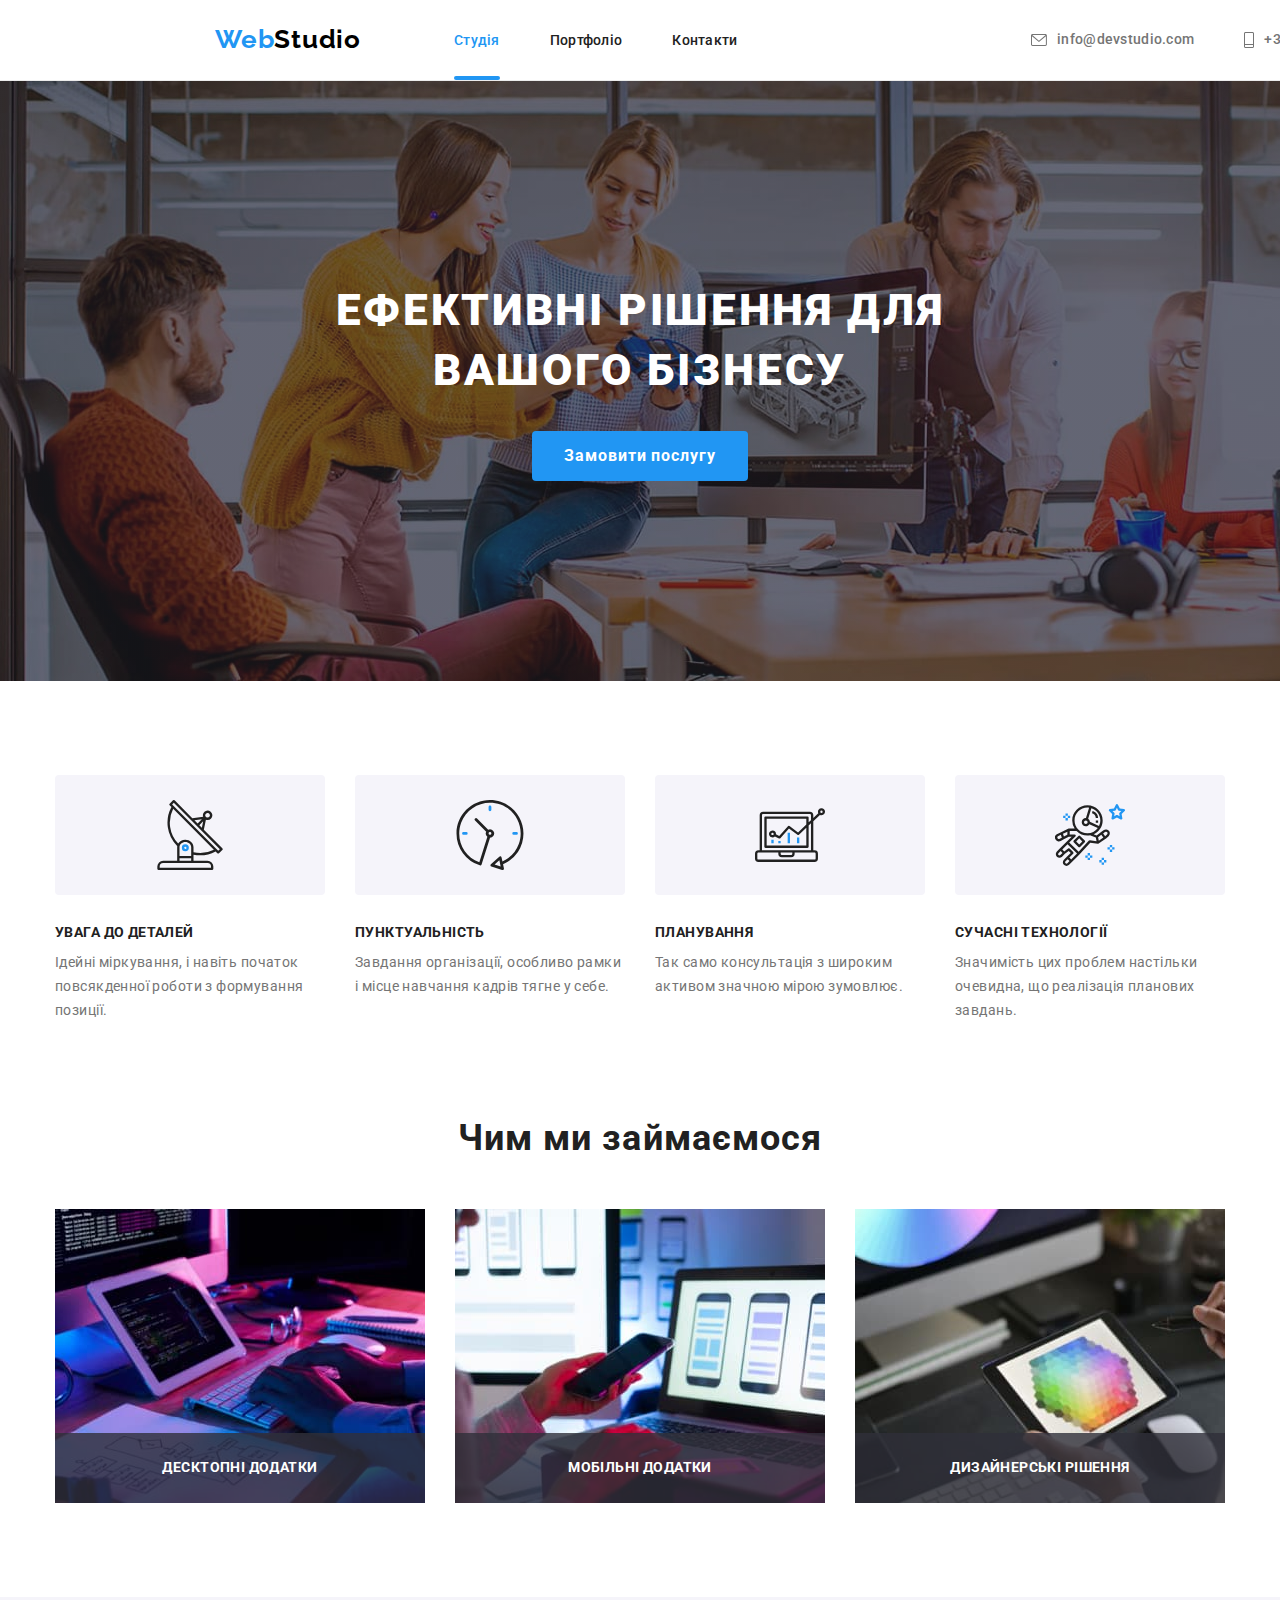
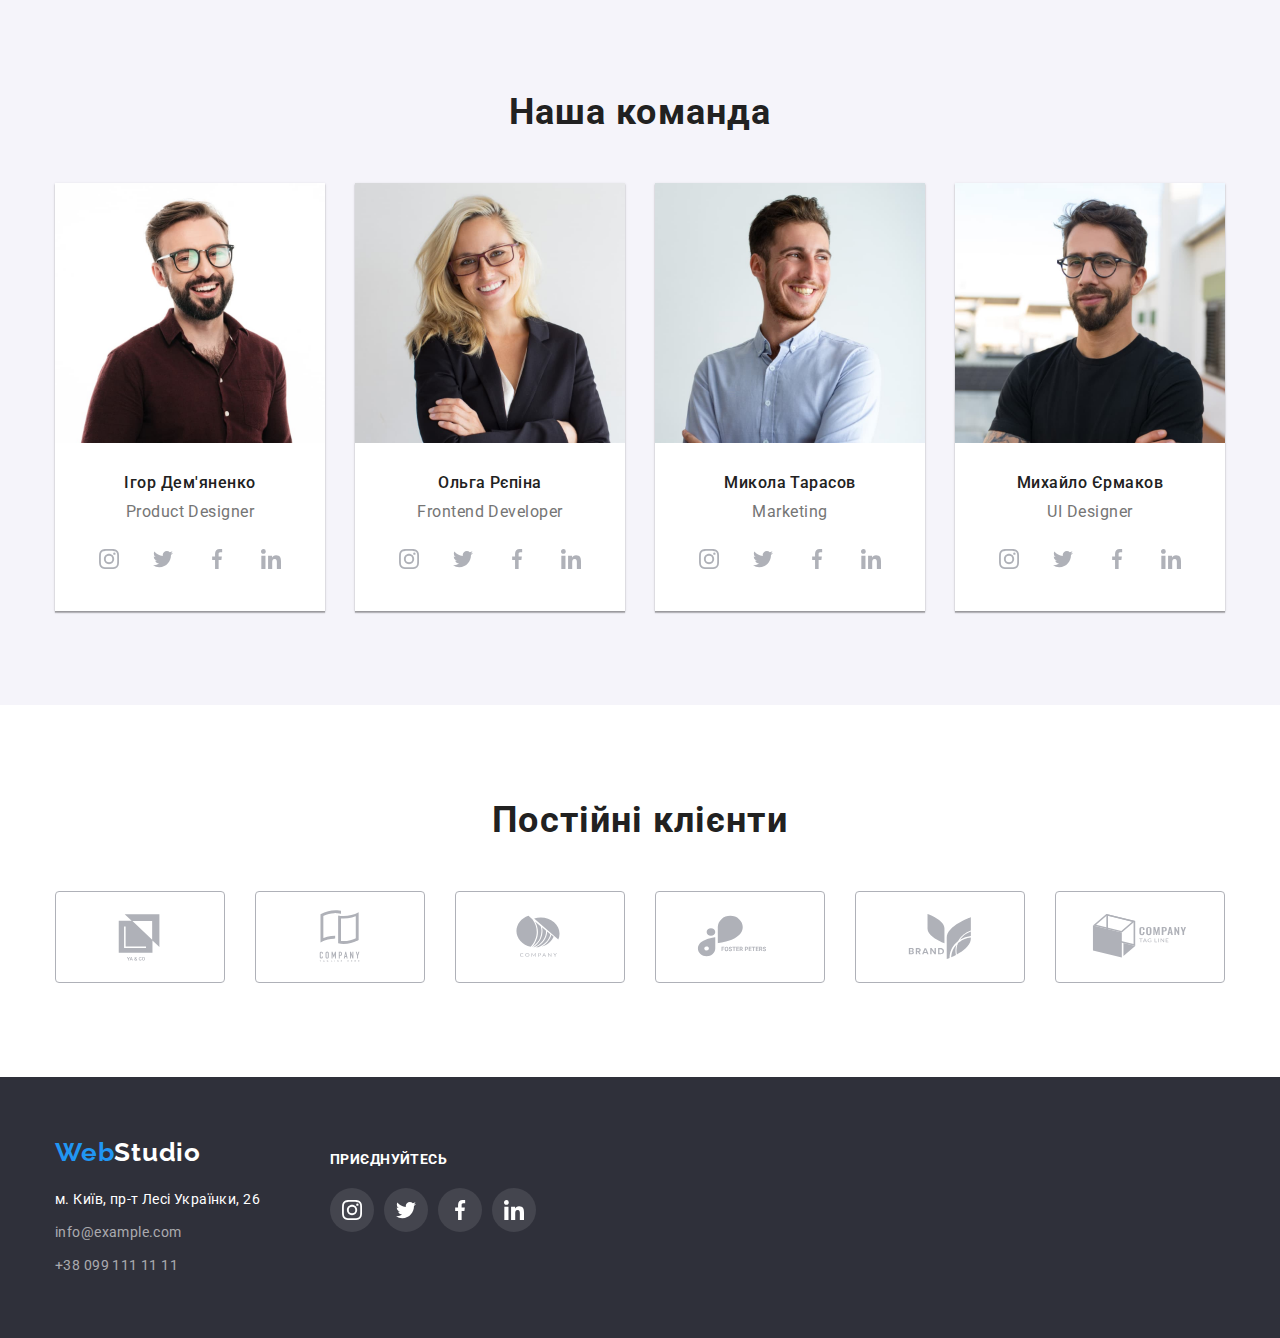
<file: index.html>
<!DOCTYPE html>
<html lang="uk">
  <head>
    <meta charset="UTF-8" />
    <meta http-equiv="X-UA-Compatible" content="IE=edge" />
    <meta name="viewport" content="width=device-width, initial-scale=1.0" />
    <link rel="preconnect" href="https://fonts.googleapis.com" />
    <link rel="preconnect" href="https://fonts.gstatic.com" crossorigin />
    <link
      href="https://fonts.googleapis.com/css2?family=Raleway:wght@700&family=Roboto:wght@400;500;700;900&display=swap"
      rel="stylesheet"
    />
    <title>Студія</title>
    <link rel="preconnect" href="https://fonts.googleapis.com" />
    <link rel="preconnect" href="https://fonts.gstatic.com" crossorigin />
    <link
      href="https://fonts.googleapis.com/css2?family=Raleway:wght@700&family=Roboto:wght@400;500;700;900&display=swap"
      rel="stylesheet"
    />
    <link
      rel="stylesheet"
      href="https://cdnjs.cloudflare.com/ajax/libs/modern-normalize/1.1.0/modern-normalize.min.css"
    />
    <link rel="stylesheet" href="./js/modal.js" />
    <link rel="stylesheet" href="./css/styles.css" />
  </head>
  <body>
    <!--Header-->
    <header class="header">
      <div class="container header-border">
        <nav class="header-nav">
          <a class="logo link" href="index.html"
            ><span class="logo-span">Web</span>Studio</a
          >
          <ul class="header-list list">
            <li class="header-item">
              <a class="header-link link" href="index.html">
                <span class="accent underline">Студія</span></a
              >
            </li>
            <li class="header-item">
              <a class="header-link link" href="portfolio.html">Портфоліо</a>
            </li>
            <li class="header-item">
              <a class="header-link link" href="">Контакти</a>
            </li>
          </ul>
          <ul class="header-list-link list">
            <li class="header-item">
              <a class="header-link-mail link" href="">
                <svg class="header-link-icon" width="16" height="12">
                  <use
                    class="icon-header"
                    href="./images/icons-sprite.svg#mail"
                  ></use></svg
                >info@devstudio.com</a
              >
            </li>
            <li class="header-item">
              <a class="header-link-tell link" href="tel:">
                <svg class="header-link-icon" width="10" height="16">
                  <use
                    class="icon-header"
                    href="./images/icons-sprite.svg#tell"
                  ></use></svg
                >+38 096 111 11 11</a
              >
            </li>
          </ul>
        </nav>
      </div>
    </header>
    <main>
      <!--Hero-->
      <section class="hero section">
        <div class="container">
          <h1 class="hero-title">Ефективні рішення для вашого бізнесу</h1>
          <button class="hero-btn" type="button" data-modal-open>
            Замовити послугу
          </button>
        </div>
      </section>
      <!--Soft Skills-->
      <section class="soft-skills section">
        <div class="container">
          <ul class="soft-skills-list list">
            <li class="soft-skills-item">
              <div class="soft-box">
                <svg class="icon-soft" width="70" height="70">
                  <use href="./images/icons-sprite.svg#antenna"></use>
                </svg>
              </div>
              <h3 class="soft-skills-title">Увага до деталей</h3>
              <p class="soft-skills-text">
                Ідейні міркування, і навіть початок повсякденної роботи з
                формування позиції.
              </p>
            </li>
            <li class="soft-skills-item">
              <div class="soft-box">
                <svg class="icon-soft" width="70" height="70">
                  <use href="./images/icons-sprite.svg#clock"></use>
                </svg>
              </div>
              <h3 class="soft-skills-title">Пунктуальність</h3>
              <p class="soft-skills-text">
                Завдання організації, особливо рамки і місце навчання кадрів
                тягне у себе.
              </p>
            </li>
            <li class="soft-skills-item">
              <div class="soft-box">
                <svg class="icon-soft" width="70" height="70">
                  <use href="./images/icons-sprite.svg#diagram"></use>
                </svg>
              </div>
              <h3 class="soft-skills-title">Планування</h3>
              <p class="soft-skills-text">
                Так само консультація з широким активом значною мірою зумовлює.
              </p>
            </li>
            <li class="soft-skills-item">
              <div class="soft-box">
                <svg class="icon-soft" width="70" height="70">
                  <use href="./images/icons-sprite.svg#astronaut"></use>
                </svg>
              </div>
              <h3 class="soft-skills-title">Сучасні технології</h3>
              <p class="soft-skills-text">
                Значимість цих проблем настільки очевидна, що реалізація
                планових завдань.
              </p>
            </li>
          </ul>
        </div>
      </section>
      <!--About-->
      <section class="about section">
        <div class="container">
          <h2 class="about-title">Чим ми займаємося</h2>
          <ul class="about-list list">
            <li class="about-item">
              <div class="about-thumb">
                <img
                  class="work-img"
                  src="./images/img-1.jpg"
                  alt="Пише код"
                  width="370"
                />
                <p class="about-text">Десктопні додатки</p>
              </div>
            </li>
            <li class="about-item">
              <div class="about-thumb">
                <img
                  class="work-img"
                  src="./images/img-2.jpg"
                  alt="Дизайн на телефоні"
                  width="370"
                  height="294"
                />
                <p class="about-text">Мобільні додатки</p>
              </div>
            </li>
            <li class="about-item">
              <div class="about-thumb">
                <img
                  class="work-img"
                  src="./images/img-3.jpg"
                  alt="Вибір кольору"
                  width="370"
                  height="294"
                />
                <p class="about-text">Дизайнерські рішення</p>
              </div>
            </li>
          </ul>
        </div>
      </section>
      <!--Team-->
      <section class="team section">
        <div class="container">
          <h2 class="team-title">Наша команда</h2>
          <ul class="team-list list">
            <li class="team-item">
              <img
                class="team-image"
                src="./images/photo-1.jpg"
                alt="Ігор"
                width="270"
                height="260"
              />
              <div class="team-box">
                <h3 class="team-title-name">Ігор Дем'яненко</h3>
                <p class="team-text">Product Designer</p>
                <ul class="team-soc-list list">
                  <li class="team-soc-item">
                    <a class="team-soc-link" href="">
                      <svg class="team-icon" width="20" height="20">
                        <use href="./images/icons-sprite.svg#instagram"></use>
                      </svg>
                    </a>
                  </li>
                  <li class="team-soc-item">
                    <a class="team-soc-link" href="">
                      <svg class="team-icon" width="20" height="20">
                        <use href="./images/icons-sprite.svg#twitter"></use>
                      </svg>
                    </a>
                  </li>
                  <li class="team-soc-item">
                    <a class="team-soc-link" href="">
                      <svg class="team-icon" width="20" height="20">
                        <use href="./images/icons-sprite.svg#facebook"></use>
                      </svg>
                    </a>
                  </li>
                  <li class="team-soc-item">
                    <a class="team-soc-link" href="">
                      <svg class="team-icon" width="20" height="20">
                        <use href="./images/icons-sprite.svg#linkedin"></use>
                      </svg>
                    </a>
                  </li>
                </ul>
              </div>
            </li>
            <li class="team-item">
              <img
                class="team-image"
                src="./images/photo-2.jpg"
                alt="Ольга"
                width="270"
                height="260"
              />
              <div class="team-box">
                <h3 class="team-title-name">Ольга Рєпіна</h3>
                <p class="team-text">Frontend Developer</p>
                <ul class="team-soc-list list">
                  <li class="team-soc-item">
                    <a class="team-soc-link" href="">
                      <svg class="team-icon" width="20" height="20">
                        <use href="./images/icons-sprite.svg#instagram"></use>
                      </svg>
                    </a>
                  </li>
                  <li class="team-soc-item">
                    <a class="team-soc-link" href="">
                      <svg class="team-icon" width="20" height="20">
                        <use href="./images/icons-sprite.svg#twitter"></use>
                      </svg>
                    </a>
                  </li>
                  <li class="team-soc-item">
                    <a class="team-soc-link" href="">
                      <svg class="team-icon" width="20" height="20">
                        <use href="./images/icons-sprite.svg#facebook"></use>
                      </svg>
                    </a>
                  </li>
                  <li class="team-soc-item">
                    <a class="team-soc-link" href="">
                      <svg class="team-icon" width="20" height="20">
                        <use href="./images/icons-sprite.svg#linkedin"></use>
                      </svg>
                    </a>
                  </li>
                </ul>
              </div>
            </li>
            <li class="team-item">
              <img
                class="team-image"
                src="./images/photo-3.jpg"
                alt="Микола"
                width="270"
                height="260"
              />
              <div class="team-box">
                <h3 class="team-title-name">Микола Тарасов</h3>
                <p class="team-text">Marketing</p>
                <ul class="team-soc-list list">
                  <li class="team-soc-item">
                    <a class="team-soc-link" href="">
                      <svg class="team-icon" width="20" height="20">
                        <use href="./images/icons-sprite.svg#instagram"></use>
                      </svg>
                    </a>
                  </li>
                  <li class="team-soc-item">
                    <a class="team-soc-link" href="">
                      <svg class="team-icon" width="20" height="20">
                        <use href="./images/icons-sprite.svg#twitter"></use>
                      </svg>
                    </a>
                  </li>
                  <li class="team-soc-item">
                    <a class="team-soc-link" href="">
                      <svg class="team-icon" width="20" height="20">
                        <use href="./images/icons-sprite.svg#facebook"></use>
                      </svg>
                    </a>
                  </li>
                  <li class="team-soc-item">
                    <a class="team-soc-link" href="">
                      <svg class="team-icon" width="20" height="20">
                        <use href="./images/icons-sprite.svg#linkedin"></use>
                      </svg>
                    </a>
                  </li>
                </ul>
              </div>
            </li>
            <li class="team-item">
              <img
                class="team-image"
                src="./images/photo-4.jpg"
                alt="Михайло"
                width="270"
                height="260"
              />
              <div class="team-box">
                <h3 class="team-title-name">Михайло Єрмаков</h3>
                <p class="team-text">UI Designer</p>
                <ul class="team-soc-list list">
                  <li class="team-soc-item">
                    <a class="team-soc-link" href="">
                      <svg class="team-icon" width="20" height="20">
                        <use href="./images/icons-sprite.svg#instagram"></use>
                      </svg>
                    </a>
                  </li>
                  <li class="team-soc-item">
                    <a class="team-soc-link" href="">
                      <svg class="team-icon" width="20" height="20">
                        <use href="./images/icons-sprite.svg#twitter"></use>
                      </svg>
                    </a>
                  </li>
                  <li class="team-soc-item">
                    <a class="team-soc-link" href="">
                      <svg class="team-icon" width="20" height="20">
                        <use href="./images/icons-sprite.svg#facebook"></use>
                      </svg>
                    </a>
                  </li>
                  <li class="team-soc-item">
                    <a class="team-soc-link" href="">
                      <svg class="team-icon" width="20" height="20">
                        <use href="./images/icons-sprite.svg#linkedin"></use>
                      </svg>
                    </a>
                  </li>
                </ul>
              </div>
            </li>
          </ul>
        </div>
      </section>
      <!-- Clients -->
      <section class="clients section">
        <div class="container">
          <h2 class="clients-title">Постійні клієнти</h2>
          <ul class="clients-list list">
            <li class="clients-item">
              <a class="clients-link" href="">
                <svg class="clients-icon" width="106" height="60">
                  <use
                    class="icon-clients"
                    href="./images/icons-sprite.svg#company-1"
                  ></use>
                </svg>
              </a>
            </li>
            <li class="clients-item">
              <a class="clients-link" href="">
                <svg class="clients-icon" width="106" height="60">
                  <use
                    class="icon-clients"
                    href="./images/icons-sprite.svg#company-2"
                  ></use>
                </svg>
              </a>
            </li>
            <li class="clients-item">
              <a class="clients-link" href="">
                <svg class="clients-icon" width="106" height="60">
                  <use
                    class="icon-clients"
                    href="./images/icons-sprite.svg#company-3"
                  ></use>
                </svg>
              </a>
            </li>
            <li class="clients-item">
              <a class="clients-link" href="">
                <svg class="clients-icon" width="106" height="60">
                  <use
                    class="icon-clients"
                    href="./images/icons-sprite.svg#company-4"
                  ></use>
                </svg>
              </a>
            </li>
            <li class="clients-item">
              <a class="clients-link" href="">
                <svg class="clients-icon" width="106" height="60">
                  <use
                    class="icon-clients"
                    href="./images/icons-sprite.svg#company-5"
                  ></use>
                </svg>
              </a>
            </li>
            <li class="clients-item">
              <a class="clients-link" href="">
                <svg class="clients-icon" width="106" height="60">
                  <use
                    class="icon-clients"
                    href="./images/icons-sprite.svg#company-6"
                  ></use>
                </svg>
              </a>
            </li>
          </ul>
        </div>
      </section>
    </main>
    <!--Footer-->
    <footer class="footer">
      <div class="container footer-flex">
        <div>
          <a class="logo link" href="index.html"
            ><span class="logo-span">Web</span
            ><span class="logo-studio-span">Studio</span></a
          >
          <address class="footer-address">
            <p class="footer-text">м. Київ, пр-т Лесі Українки, 26</p>
            <ul class="footer-list list">
              <li class="footer-list-mail">
                <a class="footer-link-mail link" href="">info@example.com</a>
              </li>
              <li class="footer-list-tell">
                <a class="footer-link-tell link" href="tel:"
                  >+38 099 111 11 11</a
                >
              </li>
            </ul>
          </address>
        </div>
        <div>
          <h2 class="footer-title title">Приєднуйтесь</h2>
          <ul class="footer-list-icon list">
            <li class="footer-item-icon">
              <a class="footer-link-icon" href="">
                <svg class="footer-icon" width="20" height="20">
                  <use href="./images/icons-sprite.svg#instagram"></use>
                </svg>
              </a>
            </li>
            <li class="footer-item-icon">
              <a class="footer-link-icon" href="">
                <svg class="footer-icon" width="20" height="20">
                  <use href="./images/icons-sprite.svg#twitter"></use>
                </svg>
              </a>
            </li>
            <li class="footer-item-icon">
              <a class="footer-link-icon" href="">
                <svg class="footer-icon" width="20" height="20">
                  <use href="./images/icons-sprite.svg#facebook"></use>
                </svg>
              </a>
            </li>
            <li class="footer-item-icon">
              <a class="footer-link-icon" href="">
                <svg class="footer-icon" width="20" height="20">
                  <use href="./images/icons-sprite.svg#linkedin"></use>
                </svg>
              </a>
            </li>
          </ul>
        </div>
      </div>
    </footer>
    <div class="backdrop is-hidden" data-modal>
      <div class="modal">
        <button type="button" class="modal-close" data-modal-close>
          <svg class="modal-icon" width="18" height="18">
            <use href="./images/icons-sprite.svg#close"></use>
          </svg>
        </button>
      </div>
    </div>
    <script src="./js/modal.js"></script>
  </body>
</html>
</file>
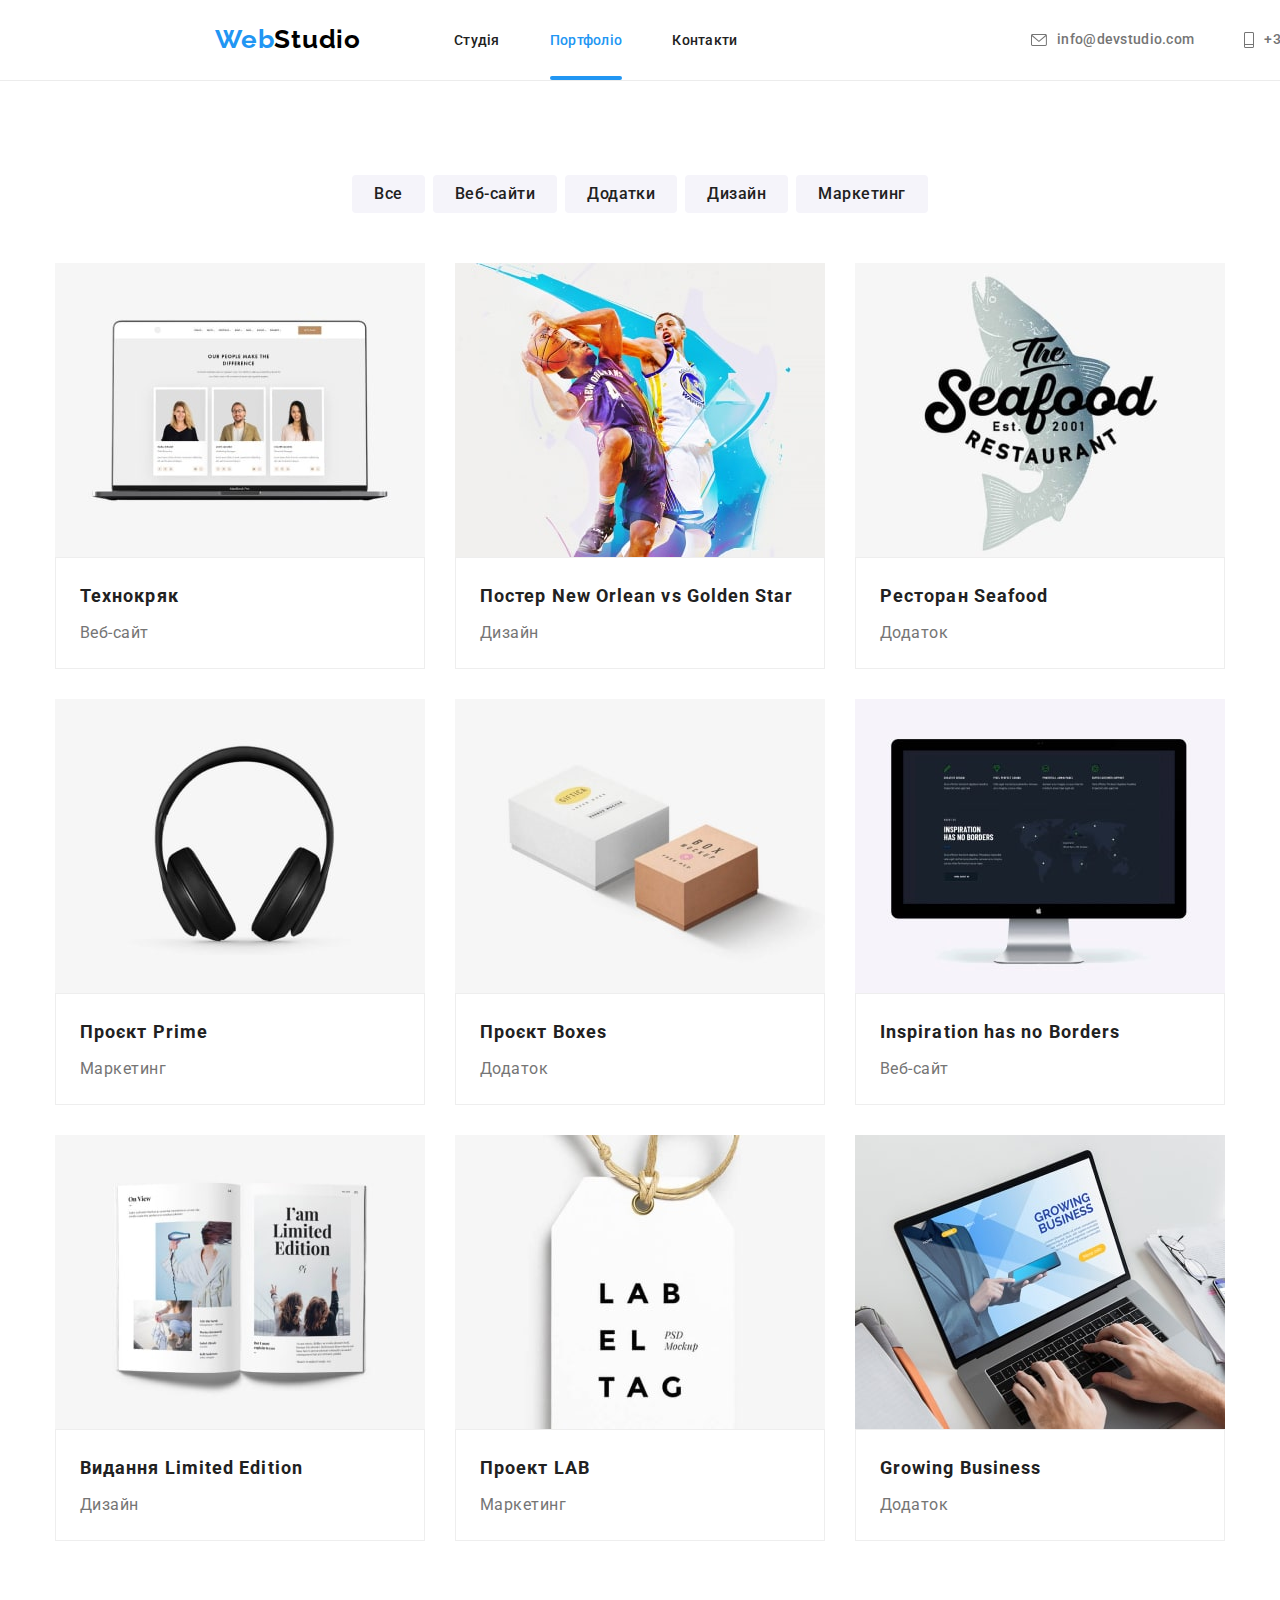
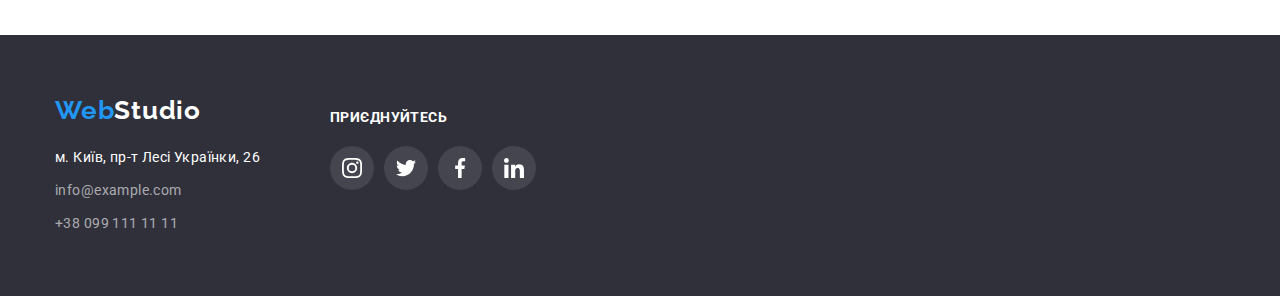
<file: portfolio.html>
<!DOCTYPE html>
<html lang="uk">
  <head>
    <meta charset="UTF-8" />
    <meta http-equiv="X-UA-Compatible" content="IE=edge" />
    <meta name="viewport" content="width=device-width, initial-scale=1.0" />
    <link rel="preconnect" href="https://fonts.googleapis.com" />
    <link rel="preconnect" href="https://fonts.gstatic.com" crossorigin />
    <link
      href="https://fonts.googleapis.com/css2?family=Raleway:wght@700&family=Roboto:wght@400;500;700;900&display=swap"
      rel="stylesheet"
    />
    <title>Портфоліо</title>
    <link
      rel="stylesheet"
      href="https://cdnjs.cloudflare.com/ajax/libs/modern-normalize/1.1.0/modern-normalize.min.css"
    />
    <link rel="stylesheet" href="./js/modal.js" />
    <link rel="stylesheet" href="./css/styles.css" />
  </head>
  <body>
    <!--Header-->
    <header class="header">
      <div class="container">
        <nav class="header-nav">
          <a class="logo link" href="index.html"
            ><span class="logo-span">Web</span>Studio</a
          >
          <ul class="header-list list">
            <li class="header-item">
              <a class="header-link link" href="index.html">Студія</a>
            </li>
            <li class="header-item">
              <a class="header-link link" href="portfolio.html">
                <span class="accent underline">Портфоліо</span></a
              >
            </li>
            <li class="header-item">
              <a class="header-link link" href="">Контакти</a>
            </li>
          </ul>
          <ul class="header-list-link list">
            <li class="header-item">
              <a class="header-link-mail link" href="">
                <svg class="header-link-icon" width="16" height="12">
                  <use
                    class="icon-header"
                    href="./images/icons-sprite.svg#mail"
                  ></use></svg
                >info@devstudio.com</a
              >
            </li>
            <li class="header-item">
              <a class="header-link-tell link" href="tel:">
                <svg class="header-link-icon" width="10" height="16">
                  <use
                    class="icon-header"
                    href="./images/icons-sprite.svg#tell"
                  ></use></svg
                >+38 096 111 11 11</a
              >
            </li>
          </ul>
        </nav>
      </div>
    </header>
    <!-- Gallery -->
    <main>
      <section class="gallery section">
        <div class="container">
          <h1 class="visually-hidden">Наші роботи</h1>
          <ul class="gallery-list-btn list">
            <li class="gallery-item-btn">
              <button class="gallery-btn" type="button">Все</button>
            </li>
            <li class="gallery-item-btn">
              <button class="gallery-btn" type="button">Веб-сайти</button>
            </li>
            <li class="gallery-item-btn">
              <button class="gallery-btn" type="button">Додатки</button>
            </li>
            <li class="gallery-item-btn">
              <button class="gallery-btn" type="button">Дизайн</button>
            </li>
            <li class="gallery-item-btn">
              <button class="gallery-btn" type="button">Маркетинг</button>
            </li>
          </ul>
          <ul class="gallery-list list">
            <li class="gallery-item">
              <a class="link" href=""
                ><div class="gallery-up-wrap">
                  <img
                    src="./images/portfolio-img-1.jpg"
                    width="370"
                    height="294"
                    alt="Технокряк"
                  />
                  <p class="gallery-up-text">
                    Ресурс пропонує комплексні пропозиції з різним рівнем
                    функціоналу та сервісів. Все це дозволить відвідувачу
                    отримати вичерпні відомості про компанію чи приватну особу.
                  </p>
                </div>
                <div class="gallery-box">
                  <h2 class="gallery-title">Технокряк</h2>
                  <p class="gallery-text">Веб-сайт</p>
                </div></a
              >
            </li>
            <li class="gallery-item">
              <a class="link" href=""
                ><div class="gallery-up-wrap">
                  <img
                    src="./images/portfolio-img-2.jpg"
                    width="370"
                    height="294"
                    alt="Технокряк"
                  />
                  <p class="gallery-up-text">
                    Ресурс пропонує комплексні пропозиції з різним рівнем
                    функціоналу та сервісів. Все це дозволить відвідувачу
                    отримати вичерпні відомості про компанію чи приватну особу.
                  </p>
                </div>
                <div class="gallery-box">
                  <h2 class="gallery-title">
                    Постер New Orlean vs Golden Star
                  </h2>
                  <p class="gallery-text">Дизайн</p>
                </div></a
              >
            </li>
            <li class="gallery-item">
              <a class="link" href=""
                ><div class="gallery-up-wrap">
                  <img
                    src="./images/portfolio-img-3.jpg"
                    width="370"
                    height="294"
                    alt="Технокряк"
                  />
                  <p class="gallery-up-text">
                    Ресурс пропонує комплексні пропозиції з різним рівнем
                    функціоналу та сервісів. Все це дозволить відвідувачу
                    отримати вичерпні відомості про компанію чи приватну особу.
                  </p>
                </div>
                <div class="gallery-box">
                  <h2 class="gallery-title">Ресторан Seafood</h2>
                  <p class="gallery-text">Додаток</p>
                </div></a
              >
            </li>
            <li class="gallery-item">
              <a class="link" href=""
                ><div class="gallery-up-wrap">
                  <img
                    src="./images/portfolio-img-4.jpg"
                    width="370"
                    height="294"
                    alt="Технокряк"
                  />
                  <p class="gallery-up-text">
                    Ресурс пропонує комплексні пропозиції з різним рівнем
                    функціоналу та сервісів. Все це дозволить відвідувачу
                    отримати вичерпні відомості про компанію чи приватну особу.
                  </p>
                </div>
                <div class="gallery-box">
                  <h2 class="gallery-title">Проєкт Prime</h2>
                  <p class="gallery-text">Маркетинг</p>
                </div></a
              >
            </li>
            <li class="gallery-item">
              <a class="link" href="">
                <div class="gallery-up-wrap">
                  <img
                    src="./images/portfolio-img-5.jpg"
                    width="370"
                    height="294"
                    alt="Технокряк"
                  />
                  <p class="gallery-up-text">
                    Ресурс пропонує комплексні пропозиції з різним рівнем
                    функціоналу та сервісів. Все це дозволить відвідувачу
                    отримати вичерпні відомості про компанію чи приватну особу.
                  </p>
                </div>
                <div class="gallery-box">
                  <h2 class="gallery-title">Проєкт Boxes</h2>
                  <p class="gallery-text">Додаток</p>
                </div></a
              >
            </li>
            <li class="gallery-item">
              <a class="link" href=""
                ><div class="gallery-up-wrap">
                  <img
                    src="./images/portfolio-img-6.jpg"
                    width="370"
                    height="294"
                    alt="Технокряк"
                  />
                  <p class="gallery-up-text">
                    Ресурс пропонує комплексні пропозиції з різним рівнем
                    функціоналу та сервісів. Все це дозволить відвідувачу
                    отримати вичерпні відомості про компанію чи приватну особу.
                  </p>
                </div>
                <div class="gallery-box">
                  <h2 class="gallery-title">Inspiration has no Borders</h2>
                  <p class="gallery-text">Веб-сайт</p>
                </div></a
              >
            </li>
            <li class="gallery-item">
              <a class="link" href=""
                ><div class="gallery-up-wrap">
                  <img
                    src="./images/portfolio-img-7.jpg"
                    width="370"
                    height="294"
                    alt="Технокряк"
                  />
                  <p class="gallery-up-text">
                    Ресурс пропонує комплексні пропозиції з різним рівнем
                    функціоналу та сервісів. Все це дозволить відвідувачу
                    отримати вичерпні відомості про компанію чи приватну особу.
                  </p>
                </div>
                <div class="gallery-box">
                  <h2 class="gallery-title">Видання Limited Edition</h2>
                  <p class="gallery-text">Дизайн</p>
                </div></a
              >
            </li>
            <li class="gallery-item">
              <a class="link" href=""
                ><div class="gallery-up-wrap">
                  <img
                    src="./images/portfolio-img-8.jpg"
                    width="370"
                    height="294"
                    alt="Технокряк"
                  />
                  <p class="gallery-up-text">
                    Ресурс пропонує комплексні пропозиції з різним рівнем
                    функціоналу та сервісів. Все це дозволить відвідувачу
                    отримати вичерпні відомості про компанію чи приватну особу.
                  </p>
                </div>
                <div class="gallery-box">
                  <h2 class="gallery-title">Проект LAB</h2>
                  <p class="gallery-text">Маркетинг</p>
                </div></a
              >
            </li>
            <li class="gallery-item">
              <a class="link" href=""
                ><div class="gallery-up-wrap">
                  <img
                    src="./images/portfolio-img-9.jpg"
                    width="370"
                    height="294"
                    alt="Технокряк"
                  />
                  <p class="gallery-up-text">
                    Ресурс пропонує комплексні пропозиції з різним рівнем
                    функціоналу та сервісів. Все це дозволить відвідувачу
                    отримати вичерпні відомості про компанію чи приватну особу.
                  </p>
                </div>
                <div class="gallery-box">
                  <h2 class="gallery-title">Growing Business</h2>
                  <p class="gallery-text">Додаток</p>
                </div></a
              >
            </li>
          </ul>
        </div>
      </section>
    </main>
    <!--Footer-->
    <footer class="footer">
      <div class="container footer-flex">
        <div>
          <a class="logo link" href="index.html"
            ><span class="logo-span">Web</span
            ><span class="logo-studio-span">Studio</span></a
          >
          <address class="footer-address">
            <p class="footer-text">м. Київ, пр-т Лесі Українки, 26</p>
            <ul class="footer-list list">
              <li class="footer-list-mail">
                <a class="footer-link-mail link" href="">info@example.com</a>
              </li>
              <li class="footer-list-tell">
                <a class="footer-link-tell link" href="tel:"
                  >+38 099 111 11 11</a
                >
              </li>
            </ul>
          </address>
        </div>
        <div>
          <h2 class="footer-title title">Приєднуйтесь</h2>
          <ul class="footer-list-icon list">
            <li class="footer-item-icon">
              <a class="footer-link-icon" href="">
                <svg class="footer-icon" width="20" height="20">
                  <use href="./images/icons-sprite.svg#instagram"></use>
                </svg>
              </a>
            </li>
            <li class="footer-item-icon">
              <a class="footer-link-icon" href="">
                <svg class="footer-icon" width="20" height="20">
                  <use href="./images/icons-sprite.svg#twitter"></use>
                </svg>
              </a>
            </li>
            <li class="footer-item-icon">
              <a class="footer-link-icon" href="">
                <svg class="footer-icon" width="20" height="20">
                  <use href="./images/icons-sprite.svg#facebook"></use>
                </svg>
              </a>
            </li>
            <li class="footer-item-icon">
              <a class="footer-link-icon" href="">
                <svg class="footer-icon" width="20" height="20">
                  <use href="./images/icons-sprite.svg#linkedin"></use>
                </svg>
              </a>
            </li>
          </ul>
        </div>
      </div>
    </footer>
    <script src="./js/modal.js"></script>
  </body>
</html>
</file>
<file: css/styles.css>
:root {
  --main-color: #212121;
  --second-color: #757575;
  --btn-color: #2196f3;
  --btn-gallery-color: #f5f4fa;
  --icon-color: #afb1b8;
  --cubic: cubic-bezier(0.4, 0, 0.2, 1);
}

body {
  font-family: "Roboto", sans-serif;
  color: #212121;
}

h1,
h2,
h3,
h4,
h5,
h6,
p {
  margin: 0;
}

ul {
  margin: 0;
  padding-left: 0;
}

img {
  display: block;
}

.visually-hidden {
  position: absolute;
  white-space: nowrap;
  width: 1px;
  height: 1px;
  overflow: hidden;
  border: 0;
  padding: 0;
  clip: rect(0 0 0 0);
  clip-path: inset(50%);
  margin: -1px;
}

.title {
  font-style: normal;
}

.link {
  text-decoration: none;
}

.list {
  list-style: none;
}

.section {
  padding-top: 94px;
  padding-bottom: 94px;
}

.container {
  width: 1200px;
  padding-left: 15px;
  padding-right: 15px;
  margin: 0 auto;
}

/* <!--Header--> */

.logo {
  font-family: "Raleway";
  font-weight: 700;
  padding-top: 24px;
  padding-bottom: 25px;
  font-size: 26px;
  line-height: 1.19;
  letter-spacing: 0.03em;
  color: #000000;
}

.logo-span {
  color: #2196f3;
}

.header {
  margin-right: auto;
  margin-left: auto;
  width: 1600px;
  border-bottom: 1px solid #ececec;
}

.header-nav {
  display: flex;
  align-items: center;
  position: relative;
}

.header-list {
  display: flex;
  margin-left: 93px;
}

.header-list-link {
  display: flex;
  margin-left: auto;
}

.header-item {
  margin-right: 50px;
}

.header-item:last-child {
  margin-right: 0;
}

.header-link {
  position: relative;
  padding-top: 32px;
  padding-bottom: 32px;
  font-weight: 500;
  font-size: 14px;
  line-height: 1.14;
  letter-spacing: 0.02em;
  color: var(--main-color);
  transition: color 250ms var(--cubic);
}

.header-link:hover,
.header-link:focus {
  color: #2196f3;
}

.header-link::after {
  position: absolute;
  content: "";
  display: block;
  width: 100%;
  height: 4px;
  left: 0;
  bottom: 0;
  border-radius: 2px;
  transform: scaleX(0);
  opacity: 0;
  transition: transform 250ms var(--cubic), opacity 250ms var(--cubic),
    background-color 250ms var(--cubic);
}

.header-link:hover::after {
  background-color: var(--btn-color);
  transform: scaleX(1);
  opacity: 1;
  transition: transform 250ms var(--cubic), opacity 250ms var(--cubic),
    background-color 250ms var(--cubic);
}

.underline {
  display: inline-block;
}

.underline::after {
  position: absolute;
  content: "";
  width: 100%;
  height: 4px;
  left: 0;
  bottom: 0;
  border-radius: 2px;
  background-color: var(--btn-color);
}

.accent {
  color: var(--btn-color);
}

.header-link-tell,
.header-link-mail {
  display: flex;
  align-items: center;
  justify-content: center;
  font-weight: 500;
  font-size: 14px;
  line-height: 1.14;
  letter-spacing: 0.02em;
  color: var(--second-color);
  transition: color 250ms var(--cubic);
}

.header-link-mail:hover,
.header-link-mail:focus {
  color: #2196f3;
}

.header-link-tell:hover,
.header-link-tell:focus {
  color: #2196f3;
}

.header-link-icon {
  display: flex;
  margin-right: 10px;
  fill: var(--second-color);
}

.icon-header {
  fill: currentColor;
}

/* <!--Hero--> */

.hero {
  margin-left: auto;
  margin-right: auto;
  max-width: 1600px;
  min-height: 600px;
  padding-top: 200px;
  padding-bottom: 200px;
  text-align: center;
  background-image: linear-gradient(
      rgba(47, 48, 58, 0.4),
      rgba(47, 48, 58, 0.4)
    ),
    url(../images/hero.jpg);
  background-color: #2f303a;
}

.hero-title {
  margin-left: auto;
  margin-right: auto;
  max-width: 696px;
  font-weight: 900;
  font-size: 44px;
  line-height: 1.36;
  letter-spacing: 0.06em;
  text-transform: uppercase;
  color: #ffffff;
}

.hero-btn {
  min-width: 216px;
  border-radius: 4px;
  border: 0;
  padding: 10px 32px 10px 32px;
  margin-top: 30px;
  font-weight: 700;
  font-size: 16px;
  line-height: 1.87;
  letter-spacing: 0.06em;
  color: #ffffff;
  cursor: pointer;
  background-color: var(--btn-color);
  transform: scaleX(1);
  transition: transform 250ms var(--cubic);
}

.hero-btn:hover {
  transform: scale(1.02);
}

.backdrop {
  position: absolute;
  position: fixed;
  width: 100%;
  height: 100%;
  top: 0;
  background-color: rgba(0, 0, 0, 0.2);
  transition: opacity 250ms var(--cubic), visibility 250ms var(--cubic);
}

.modal {
  position: absolute;
  width: 528px;
  height: 581px;
  background-color: #fff;
  border-radius: 4px;
  top: 50%;
  left: 50%;
  transform: translate(-50%, -50%) scale(1);
  transition: transform 250ms var(--cubic);
}

.backdrop.is-hidden .modal {
  transform: translate(-50%, -50%) scale(0);
}

.modal-icon {
  display: block;
  margin-left: auto;
  margin-right: auto;
}

.modal-close {
  position: absolute;
  cursor: pointer;
  padding: 0;
  border-radius: 50%;
  width: 30px;
  height: 30px;
  top: 8px;
  right: 8px;
  border: 1px solid rgba(0, 0, 0, 0.1);
  background-color: transparent;
}

.is-hidden {
  opacity: 0;
  visibility: hidden;
  pointer-events: none;
}

.no-scroll {
  overflow: hidden;
}

/* <!--Soft Skills--> */

.soft-skills.section {
  padding-bottom: 47px;
}

.soft-skills-list {
  display: flex;
}

.soft-skills-item {
  max-width: 270px;
  margin-right: 30px;
}

.soft-skills-item:last-child {
  margin-right: 0;
}

.soft-skills-title {
  margin-bottom: 10px;
  font-weight: 700;
  font-size: 14px;
  line-height: 1.14;
  letter-spacing: 0.03em;
  text-transform: uppercase;
  color: var(--main-color);
}

.soft-skills-text {
  font-size: 14px;
  line-height: 1.71;
  letter-spacing: 0.03em;
  color: var(--second-color);
}

.soft-box {
  display: flex;
  align-items: center;
  justify-content: center;
  height: 120px;
  margin-bottom: 30px;
  border-radius: 4px;
  background-color: var(--btn-gallery-color);
}

/* <!--About--> */

.about.section {
  padding-top: 47px;
}

.about-list {
  display: flex;
}

.about-item {
  width: 370px;
  margin-right: 30px;
}

.about-item:last-child {
  margin-right: 0;
}

.about-title {
  margin-bottom: 50px;
  font-weight: 700;
  font-size: 36px;
  line-height: 1.17;
  text-align: center;
  letter-spacing: 0.03em;
  color: var(--main-color);
}

.about-text {
  position: absolute;
  padding: 27px;
  font-weight: 700;
  font-size: 14px;
  line-height: 1.14;
  text-align: center;
  letter-spacing: 0.03em;
  text-transform: uppercase;
  color: #ffffff;
  bottom: 0;
  width: 370px;
  background-color: rgba(47, 48, 58, 0.8);
}

.about-thumb {
  position: relative;
}

/* <!--Team--> */

.team {
  background-color: var(--btn-gallery-color);
  margin-left: auto;
  margin-right: auto;
}

.team-list {
  display: flex;
}

.team-item {
  width: 270px;
  margin-right: 30px;
  background-color: #ffffff;
  box-shadow: 0px 1px 3px rgba(0, 0, 0, 0.12), 0px 1px 1px rgba(0, 0, 0, 0.14),
    0px 2px 1px rgba(0, 0, 0, 0.2);
}

.team-item:last-child {
  margin-right: 0;
}

.team-box {
  padding-top: 30px;
  padding-bottom: 30px;
}

.team-title {
  margin-bottom: 50px;
  font-weight: 700;
  font-size: 36px;
  line-height: 1.17;
  text-align: center;
  letter-spacing: 0.03em;
  color: var(--main-color);
}

.team-title-name {
  font-weight: 500;
  font-size: 16px;
  line-height: 1.19;
  text-align: center;
  letter-spacing: 0.03em;
  color: var(--main-color);
}

.team-text {
  margin-top: 10px;
  font-size: 16px;
  line-height: 1.19;
  text-align: center;
  letter-spacing: 0.03em;
  color: var(--second-color);
}

.team-soc-list {
  display: flex;
  justify-content: center;
  gap: 10px;
  margin-top: 16px;
}

.team-soc-link {
  display: flex;
  align-items: center;
  justify-content: center;
  width: 44px;
  height: 44px;
  border-radius: 50%;
  fill: var(--icon-color);
  transition: fill 250ms var(--cubic), background-color 250ms var(--cubic);
}

.team-soc-link:hover,
.team-soc-link:focus {
  fill: #fff;
  background-color: var(--btn-color);
}

.team-box {
}

/* <!-- Clients --> */

.clients-title {
  margin: 0;
  margin-bottom: 50px;
  font-weight: 700;
  font-size: 36px;
  line-height: 1.17;
  text-align: center;
  letter-spacing: 0.03em;
}

.clients-list {
  display: flex;
  gap: 30px;
}

.clients-link {
  display: flex;
  justify-content: center;
  align-items: center;
  width: 170px;
  height: 92px;
  border: 1px solid #afb1b8;
  border-radius: 4px;
  fill: var(--icon-color);
  transition: fill 250ms var(--cubic), border-color 250ms var(--cubic);
}

.clients-link:hover,
.clients-link:focus {
  fill: var(--btn-color);
  border-color: var(--btn-color);
}

/* <!--Footer--> */

.footer {
  display: flex;
  flex-wrap: wrap;
  margin-left: auto;
  margin-right: auto;
  padding-top: 60px;
  padding-bottom: 60px;
  min-height: 252px;
  background-color: #2f303a;
}

.logo-studio-span {
  color: #fff;
}

.footer-text {
  margin-top: 20px;
  font-style: normal;
  font-size: 14px;
  line-height: 1.71;
  letter-spacing: 0.03em;
  color: #ffffff;
}

.footer-list-mail,
.footer-list-tell {
  margin-top: 9px;
}

.footer-link-tell,
.footer-link-mail {
  font-style: normal;
  font-size: 14px;
  line-height: 1.71;
  letter-spacing: 0.03em;
  color: rgba(255, 255, 255, 0.6);
  transition: color 250ms var(--cubic);
}

.footer-link-mail:hover,
.footer-link-mail:focus {
  color: #2196f3;
}

.footer-link-tell:hover,
.footer-link-tell:focus {
  color: #2196f3;
}

.footer-title {
  margin-top: 15px;
  margin-bottom: 20px;
  font-weight: 700;
  font-size: 14px;
  line-height: 1.14;
  letter-spacing: 0.03em;
  text-transform: uppercase;
  color: #ffffff;
}

.footer-list-icon {
  display: flex;
  gap: 10px;
}

.footer-link-icon {
  display: flex;
  justify-content: center;
  align-items: center;
  width: 44px;
  height: 44px;
  border-radius: 50%;
  background-color: rgba(255, 255, 255, 0.1);
  fill: #fff;
  transition: background-color 250ms var(--cubic);
}

.footer-link-icon:hover,
.footer-link-icon:focus {
  background-color: var(--btn-color);
}

.footer-flex {
  display: flex;
  gap: 70px;
}

/* <!-- Gallery --> */

.gallery-item {
  width: 370px;
  margin-right: 30px;
  margin-bottom: 30px;
  background-color: #ffffff;
  transition: box-shadow 250ms var(--cubic);
}

.gallery-item:hover,
.gallery-item:focus {
  box-shadow: 0px 1px 1px rgba(0, 0, 0, 0.12), 0px 4px 4px rgba(0, 0, 0, 0.06),
    1px 4px 6px rgba(0, 0, 0, 0.16);
}

.gallery-item:hover .gallery-up-text,
.gallery-item:focus .gallery-up-text {
  transform: translateY(0);
}

.gallery-item:nth-child(3n) {
  margin-right: 0;
}

.gallery-item:nth-child(n + 7) {
  margin-bottom: 0;
}

.gallery-up-text {
  position: absolute;
  display: flex;
  justify-content: center;
  align-items: center;
  padding-left: 24px;
  padding-right: 24px;
  font-size: 18px;
  line-height: 1.6;
  letter-spacing: 0.03em;
  color: #ffffff;
  background-color: rgba(33, 150, 243, 0.9);
  top: 0;
  height: 100%;
  transform: translateY(100%);
  transition: transform 250ms var(--cubic);
  overflow: auto;
}

.gallery-up-wrap {
  position: relative;
  overflow: hidden;
}

.gallery-btn {
  font-family: "Roboto";
  font-weight: 500;
  font-size: 16px;
  border-radius: 4px;
  padding: 6px 22px 6px 22px;
  line-height: 1.63;
  text-align: center;
  letter-spacing: 0.03em;
  cursor: pointer;
  border: 0;
  color: var(--main-color);
  background-color: var(--btn-gallery-color);
  transition: background-color 250ms var(--cubic), color 250ms var(--cubic),
    box-shadow 250ms var(--cubic);
}

.gallery-btn:hover,
.gallery-btn:focus {
  background-color: var(--btn-color);
  color: #fff;
  box-shadow: 0px 3px 1px rgba(0, 0, 0, 0.1), 0px 1px 2px rgba(0, 0, 0, 0.08),
    0px 2px 2px rgba(0, 0, 0, 0.12);
}

.gallery-box {
  padding: 20px 24px;
  width: 370px;
  border: 1px solid #eeeeee;
}

.gallery-list {
  display: flex;
  flex-wrap: wrap;
  margin-top: 50px;
}

.gallery-list-btn {
  display: flex;
  justify-content: center;
}

.gallery-item-btn {
  margin-right: 8px;
}

.gallery-item-btn:last-child {
  margin-right: 0;
}

.gallery-title {
  font-weight: 700;
  font-size: 18px;
  line-height: 2;
  letter-spacing: 0.06em;
  color: var(--main-color);
}

.gallery-text {
  margin-top: 4px;
  font-size: 16px;
  line-height: 1.88;
  letter-spacing: 0.03em;
  color: var(--second-color);
}
</file>
